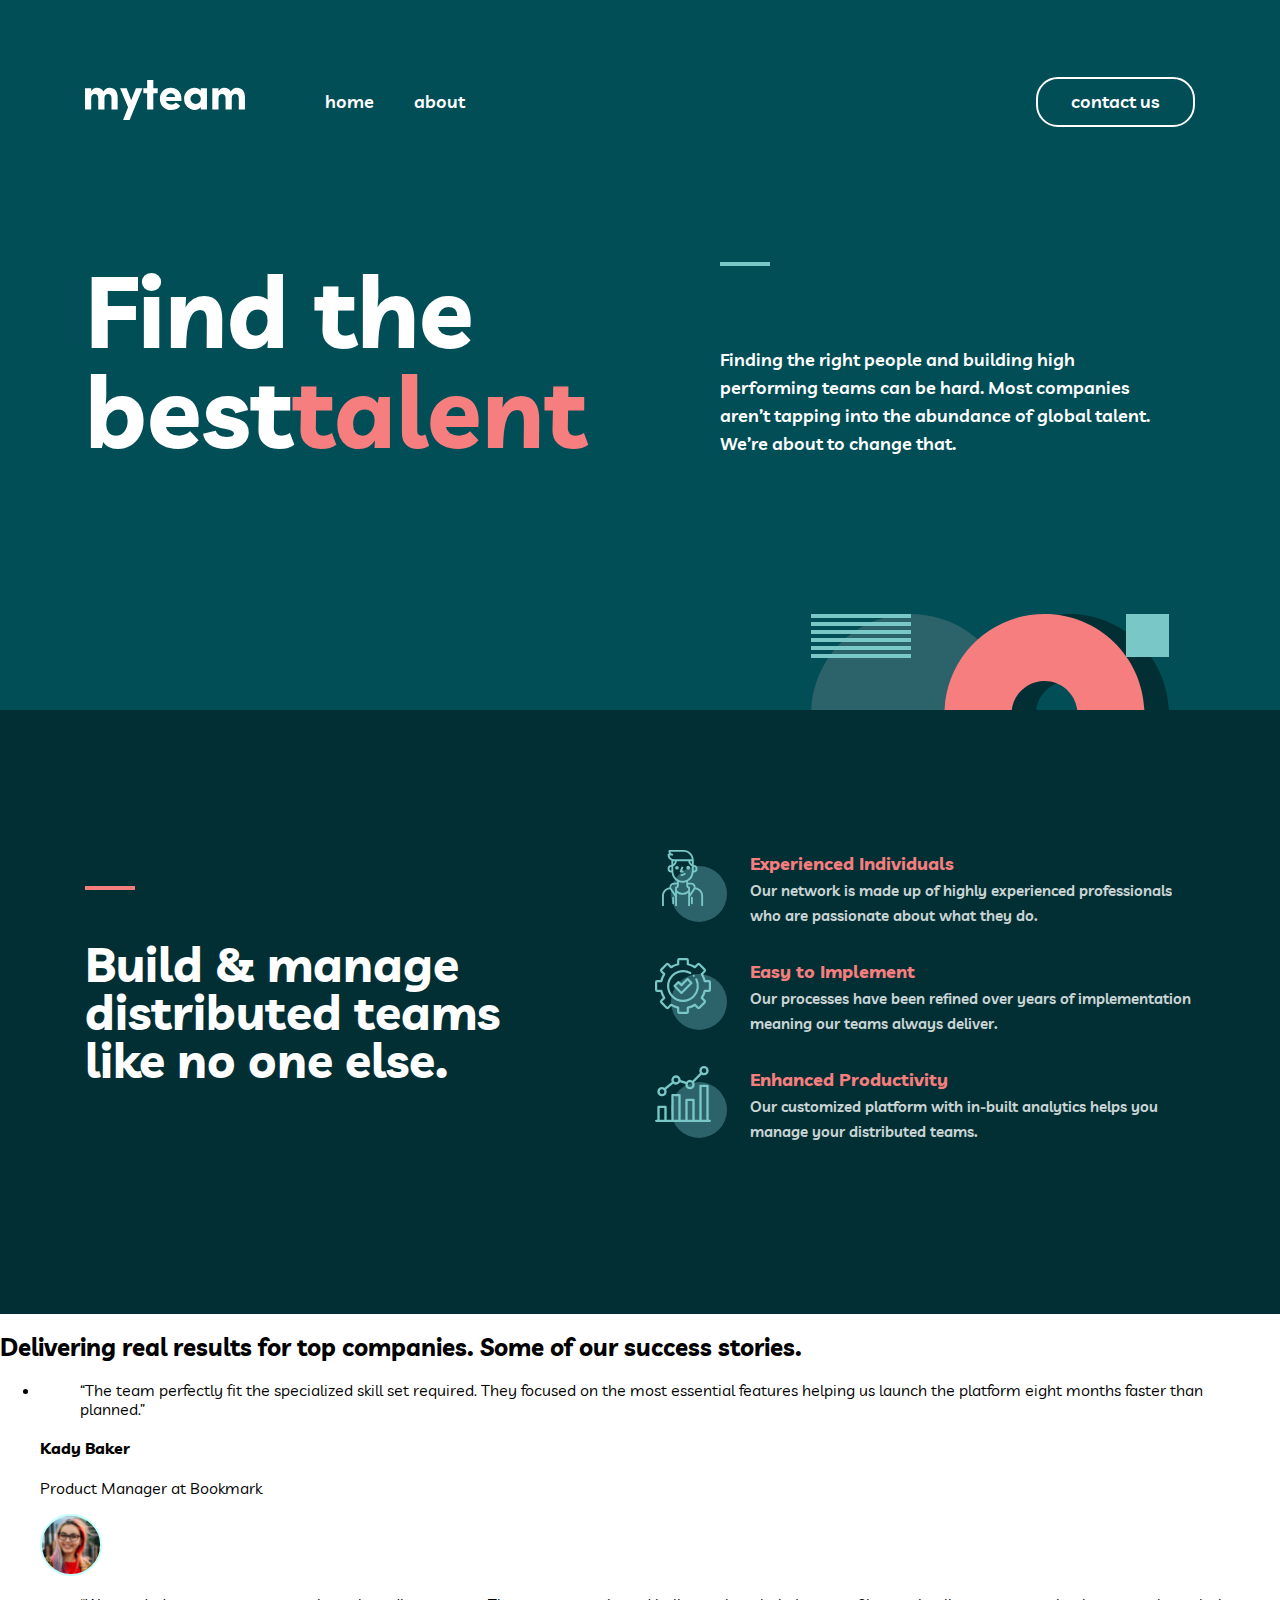
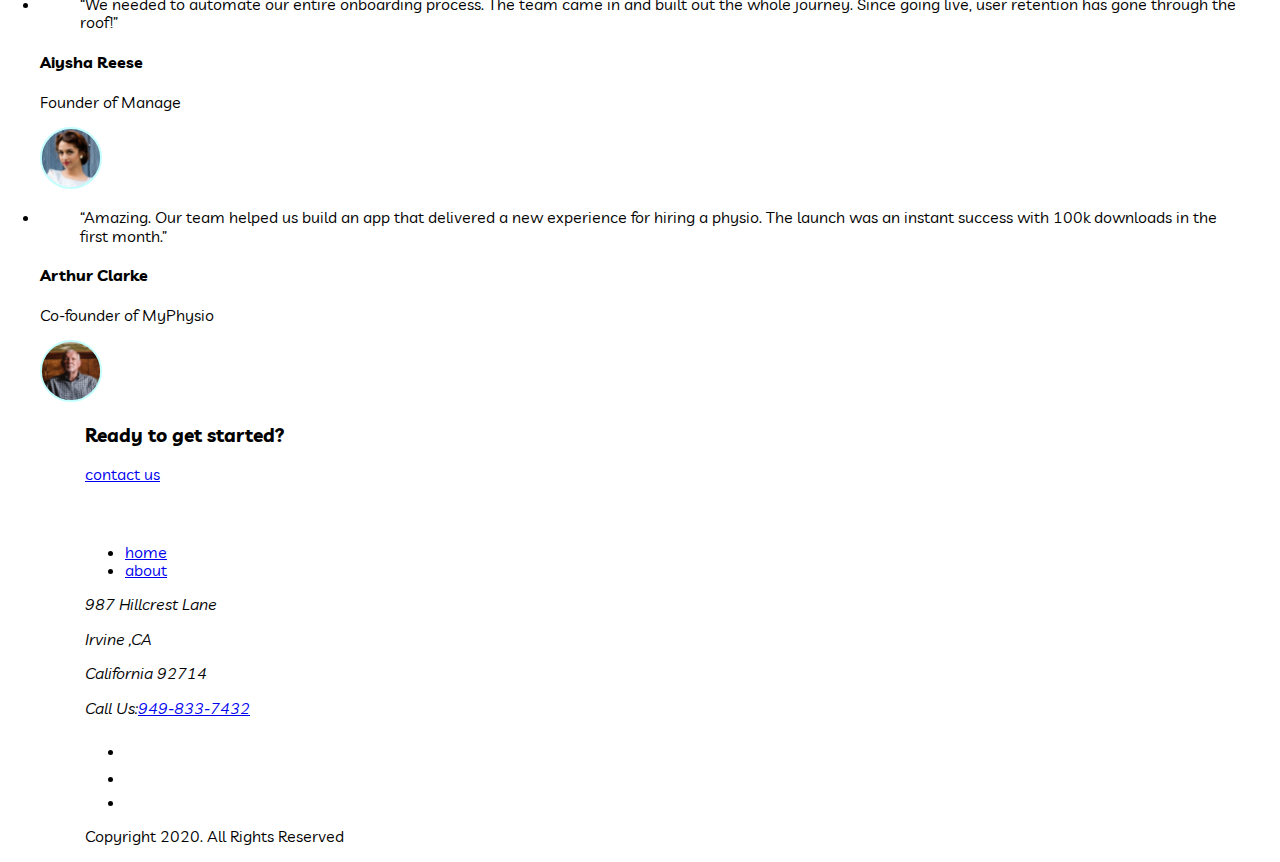
<file: index.html>
<!DOCTYPE html>
<html lang="en">
<head>
  <meta charset="UTF-8">
  <meta http-equiv="X-UA-Compatible" content="IE=edge">
  <meta name="viewport" content="width=device-width, initial-scale=1.0">
  <link rel="preconnect" href="https://fonts.gstatic.com">
  <link href="https://fonts.googleapis.com/css2?family=Livvic:wght@500;600;700&display=swap" rel="stylesheet">
  <link rel="stylesheet" href="css/normalize.css">
  <link rel="stylesheet" href="css/style.css">
  <title>Myteam</title>
</head>
<body>
  <header class="site-header">
    <div class="header-inner container">
      <nav class="site-nav">
        <a class="site-logo" href="index.html"><img src="img/logo-footer (1).svg" alt=""></a>
        <ul class="site-nav__list">
          <li class="site-nav__item">
            <a class="site-nav__link home" href="index.html">home</a>
          </li>
          <li class="site-nav__item">
            <a class="site-nav__link" href="about.html">about</a>
          </li>
        </ul>
        <a class="contact" href="#">contact us</a>
      </nav>
    </div>
  </header>
  <main class="site-main">
    <section class="site-hero">
      <div class="container">
        <div class="site-hero__content">
          <div class="site-hero--first__div">
            <h1 class="site-hero__title">Find the best<span class="site-hero__span">talent</span></h1>
          </div>
          <div class="site-hero--second__div">
            <p class="site-hero__text">Finding the right people and building high performing teams can be hard. Most companies aren’t tapping into the abundance of global talent. We’re about to change that.</p>
          </div>
        </div>
      </div>
    </section>

    <section class="site-feature">
      <div class="container">
        <div class="feature">
          <div class="feature-content">
            <h2 class="feature-title">Build & manage distributed teams like no one else.</h2>
          </div>
          <div class="desc">
            <ul class="feature__list">
              <li class="feature__item feature-expriend__item">
                <div>
                  <h4 class="feature-small__title">Experienced Individuals</h4>
                  <p class="feature-small__text">Our network is made up of highly experienced professionals who are passionate about what they do.</p>
                </div>
              </li>

              <li class="feature__item feature-easy__item">
                <div>
                  <h4 class="feature-small__title">Easy to Implement</h4>
                  <p class="feature-small__text">Our processes have been refined over years of implementation meaning our teams always deliver.</p>
                </div>
              </li>

              <li class="feature__item feature-enhancand__item">
                <div>
                  <h4 class="feature-small__title">Enhanced Productivity</h4>
                  <p class="feature-small__text">Our customized platform with in-built analytics helps you manage your distributed teams.</p>
                </div>
              </li>
            </ul>
          </div>
        </div>
      </div>
    </section>

    <section class="delivering-section">
      <div class="delivering-desc contaniner">
        <div class="deliver-title__span">
          <h2 class="delivering-desc__title">Delivering real results for top companies. Some of our <span class="delivering-desc__span">success stories.</span></h2>
        </div>
        <div>
          <ul class="delivering-section__list">
            <li class="delivering-section__item">
              <blockquote class="delivering-setion__block"> “The team perfectly fit the specialized skill set required. They focused on the most essential features helping us launch the platform eight months faster than planned.”</blockquote>
              <h4 class="delivering-section--small__title">Kady Baker</h4>
              <p class="delivering-section--small__text">Product Manager at Bookmark</p>
              <img class="list-img" src="img/glasses.svg" alt="" width="62" height="62">
            </li>

            <li class="delivering-section__item">
              <blockquote class="delivering-setion__block"> “We needed to automate our entire onboarding process. The team came in and built out the whole journey. Since going live, user retention has gone through the roof!”</blockquote>
              <h4 class="delivering-section--small__title">Aiysha Reese</h4>
              <p class="delivering-section--small__text">Founder of Manage</p>
              <img class="list-img" src="img/girl.svg" alt="" width="62" height="62">
            </li>

            <li class="delivering-section__item">
              <blockquote class="delivering-setion__block">“Amazing. Our team helped us build an app that delivered a new experience for hiring a physio. The launch was an instant success with 100k downloads in the first month.”</blockquote>
              <h4 class="delivering-section--small__title">Arthur Clarke</h4>
              <p class="delivering-section--small__text">Co-founder of MyPhysio</p>
              <img class="list-img" src="img/ded.svg" alt="" width="62" height="62">
            </li>
          </ul>
        </div>
      </div>
    </section>

    <section class="readyto-section">
      <div class="container">
        <div class="readyto-section__content">
          <h3 class="readyto-section__title">Ready to get started?</h3>
          <a class="readyto-section__link" href="#">contact us</a>
        </div>
      </div>
    </section>
  </main>
  <footer class="side__footer">
    <div class="container footer__container">
      <div class="footer__nav">
        <div class="logo">
          <a class="logo__link" href="#"><img class="logo__img" src="img/logo-footer (1).svg" alt="logo img" width="160" height="40"></a>
        </div>
        <ul class="footer__nav-list">
          <li class="footer__nav-item"><a class="footer__nav-link" href="#" >home</a></li>
          <li class="footer__nav-item"><a class="footer__nav-link" href="#" >about</a></li>
        </ul>
      </div>
      <address class="footer__midle">
        <p class="footer__midle-text">987 Hillcrest Lane</p>
        <p class="footer__midle-text">Irvine ,CA</p>
        <p class="footer__midle-text">California 92714</p>
        <p class="footer__midle-text">Call Us:<a class="footer__midle-link" href="tel:9498337432">949-833-7432</a></p>
      </address>
      <div class="another__aplication">
        <ul class="footer__icon-list">
          <li class="footer__icon-item"><a class="footer__icon-link" href="#" ><svg class="footer__icon-img" width="24" height="24" fill="none" xmlns="http://www.w3.org/2000/svg"><path d="M22.675 0H1.325C.593 0 0 .593 0 1.325v21.351C0 23.407.593 24 1.325 24H12.82v-9.294H9.692v-3.622h3.128V8.413c0-3.1 1.893-4.788 4.659-4.788 1.325 0 2.463.099 2.795.143v3.24l-1.918.001c-1.504 0-1.795.715-1.795 1.763v2.313h3.587l-.467 3.622h-3.12V24h6.116c.73 0 1.323-.593 1.323-1.325V1.325C24 .593 23.407 0 22.675 0z"/></svg></a>
          </li>
          <li class="footer__icon-item"><a class="footer__icon-link" href="#" ><svg class="footer__icon-img" width="24" height="24" fill="none" xmlns="http://www.w3.org/2000/svg"><path d="M12 0C5.373 0 0 5.372 0 12c0 5.084 3.163 9.426 7.627 11.174-.105-.949-.2-2.405.042-3.441.218-.937 1.407-5.965 1.407-5.965s-.359-.719-.359-1.782c0-1.668.967-2.914 2.171-2.914 1.023 0 1.518.769 1.518 1.69 0 1.029-.655 2.568-.994 3.995-.283 1.194.599 2.169 1.777 2.169 2.133 0 3.772-2.249 3.772-5.495 0-2.873-2.064-4.882-5.012-4.882-3.414 0-5.418 2.561-5.418 5.207 0 1.031.397 2.138.893 2.738a.36.36 0 01.083.345l-.333 1.36c-.053.22-.174.267-.402.161-1.499-.698-2.436-2.889-2.436-4.649 0-3.785 2.75-7.262 7.929-7.262 4.163 0 7.398 2.967 7.398 6.931 0 4.136-2.607 7.464-6.227 7.464-1.216 0-2.359-.631-2.75-1.378l-.748 2.853c-.271 1.043-1.002 2.35-1.492 3.146C9.57 23.812 10.763 24 12 24c6.627 0 12-5.373 12-12 0-6.628-5.373-12-12-12z"/></svg></a>
          </li>
          <li class="footer__icon-item"><a class="footer__icon-link" href="#" ><svg class="footer__icon-img" width="24" height="20" fill="none" xmlns="http://www.w3.org/2000/svg"><path d="M24 2.557a9.83 9.83 0 01-2.828.775A4.932 4.932 0 0023.337.608a9.864 9.864 0 01-3.127 1.195A4.916 4.916 0 0016.616.248c-3.179 0-5.515 2.966-4.797 6.045A13.978 13.978 0 011.671 1.149a4.93 4.93 0 001.523 6.574 4.903 4.903 0 01-2.229-.616c-.054 2.281 1.581 4.415 3.949 4.89a4.935 4.935 0 01-2.224.084 4.928 4.928 0 004.6 3.419A9.9 9.9 0 010 17.54a13.94 13.94 0 007.548 2.212c9.142 0 14.307-7.721 13.995-14.646A10.025 10.025 0 0024 2.557z"/></svg></a>
          </li>
        </ul>
        <p class="another__text">Copyright 2020. All Rights Reserved</p>
      </div>
    </div>
  </footer>


</body>
</html>
</file>
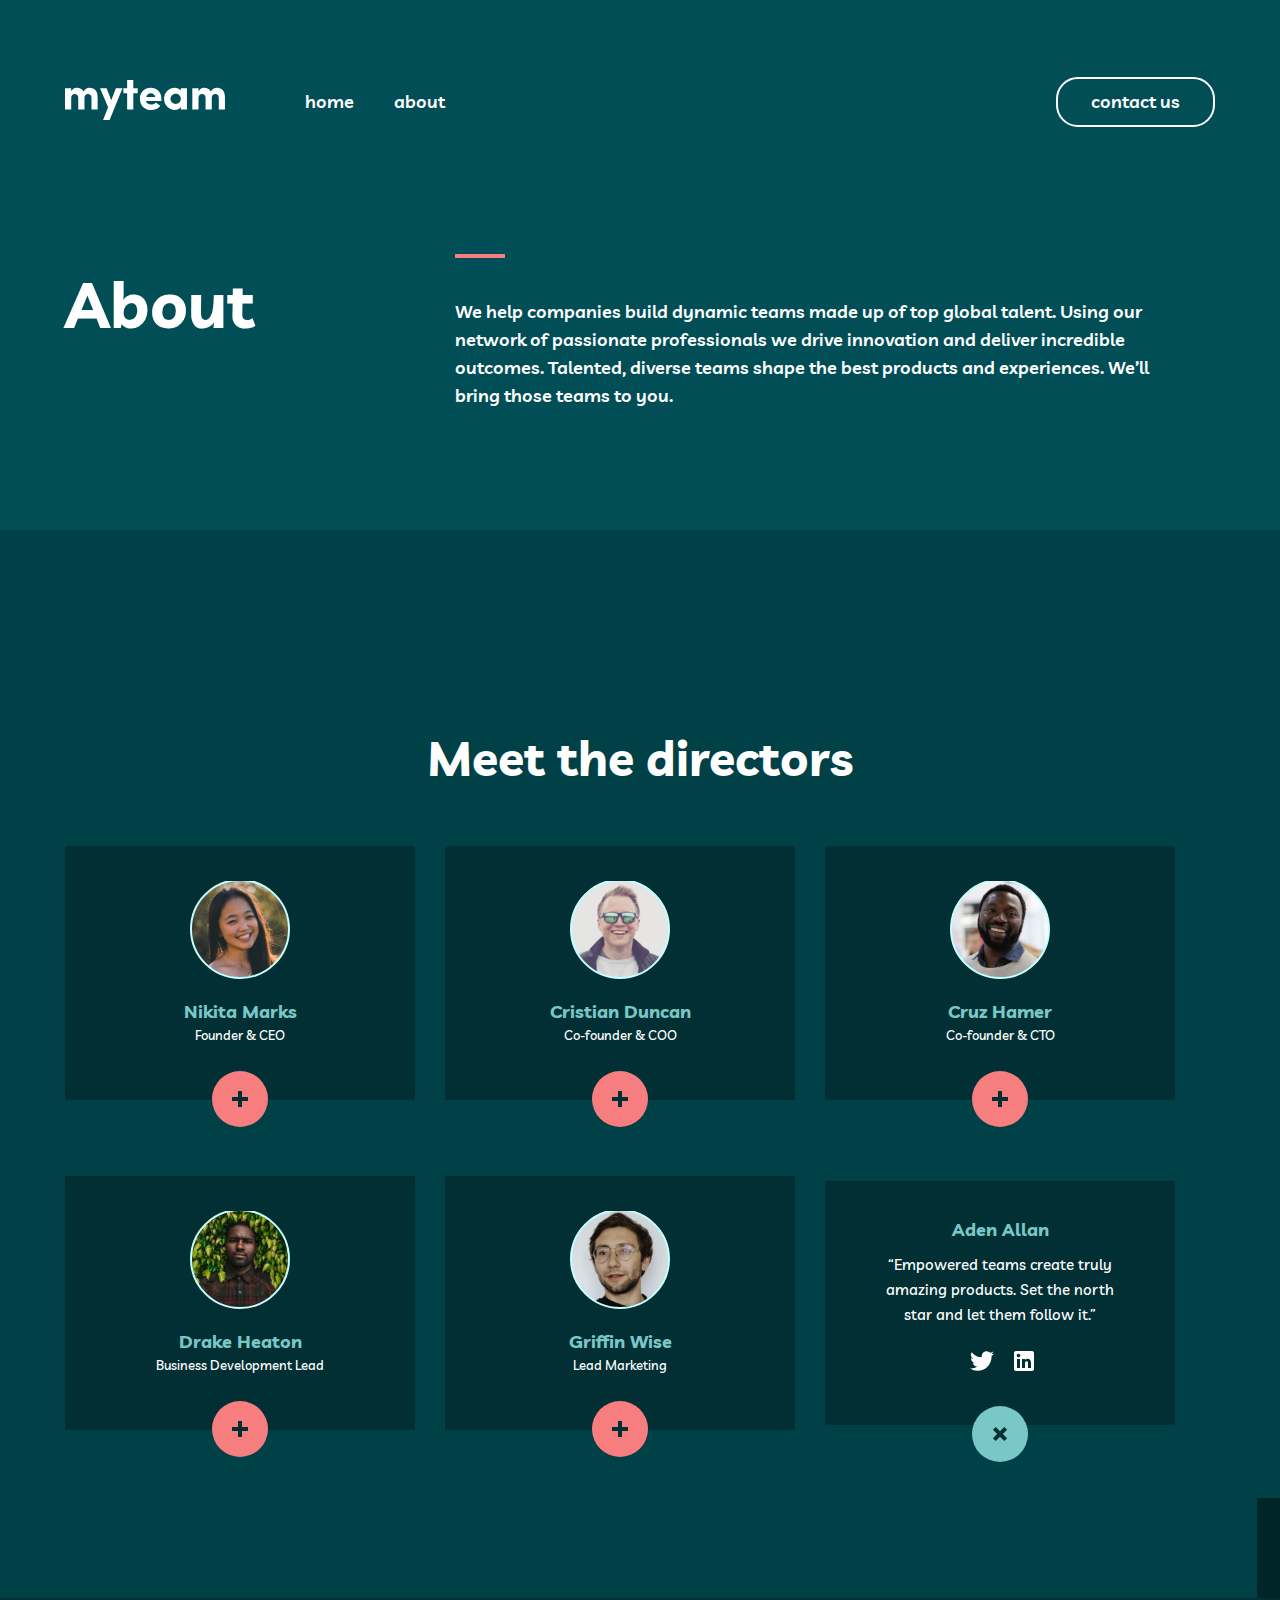
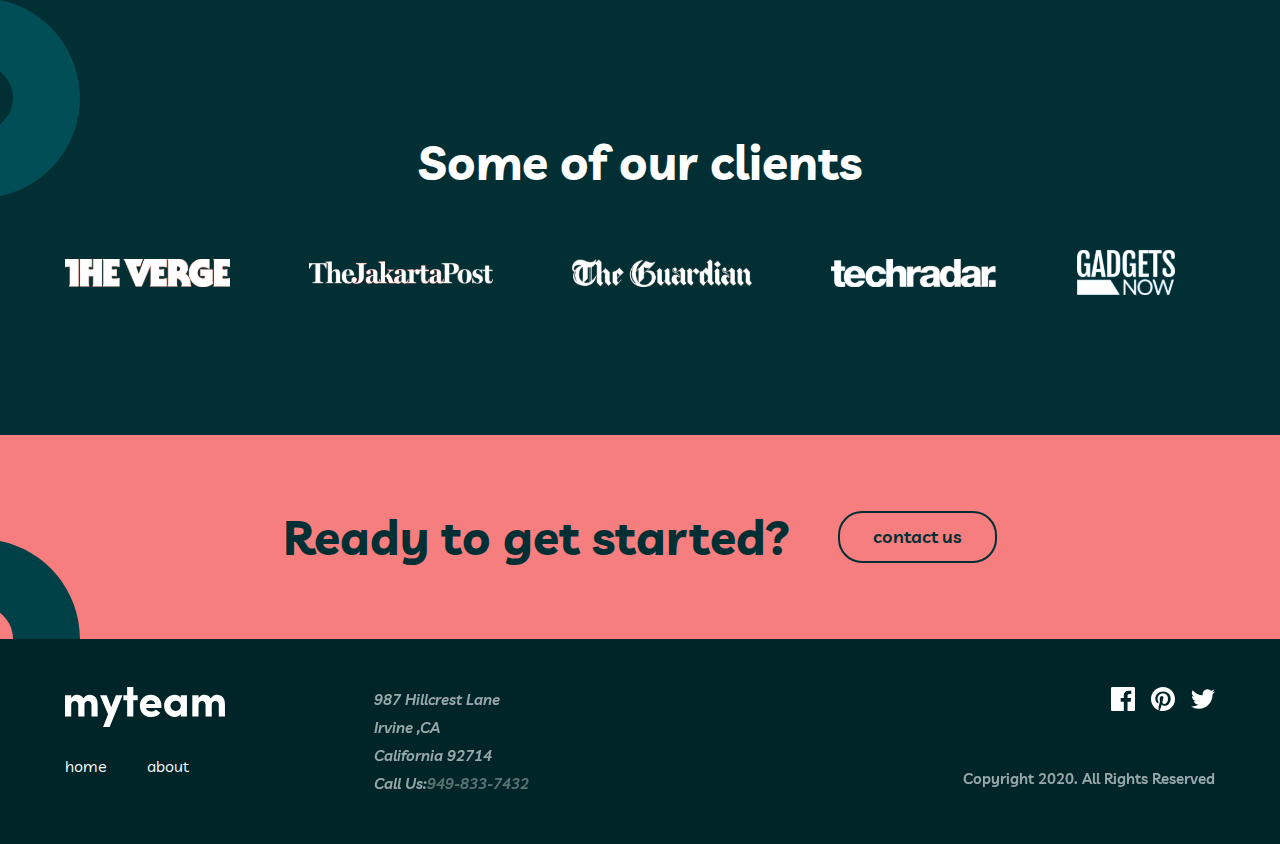
<file: about.html>
<!DOCTYPE html>
<html lang="en">
<head>
  <meta charset="UTF-8">
  <meta http-equiv="X-UA-Compatible" content="IE=edge">
  <meta name="viewport" content="width=device-width, initial-scale=1.0">
  <link rel="preconnect" href="https://fonts.gstatic.com">
  <link href="https://fonts.googleapis.com/css2?family=Livvic:wght@500;600;700&display=swap" rel="stylesheet">
  <link rel="stylesheet" href="css/about.css">
  <title>Document</title>
</head>
<body>
  <header class="site-header" id="about.html">
    <div class="header-inner container">
      <nav class="site-nav">
        <a href="index.html"><img src="img/logo-footer (1).svg" alt=""></a>
        <ul class="site-nav__list">
          <li class="site-nav__item">
            <a class="site-nav__link home" href="#">home</a>
          </li>
          <li class="site-nav__item">
            <a class="site-nav__link" href="#">about</a>
          </li>
        </ul>
        <a class="contact" href="#">contact us</a>
      </nav>
    </div>
  </header>
  <main class="about-main">
    <section class="about-hero">
      <div class="container">
        <div class="about-hero__content">
          <div class="title-content">
            <h1 class="about-hero__title">About</h1>
          </div>
          <div class="text-content">
            <p class="about-hero__text">We help companies build dynamic teams made up of top global talent. Using our network of passionate professionals we drive innovation and deliver incredible outcomes. Talented, diverse teams shape the best products and experiences. We’ll bring those teams to you.</p>
          </div>
        </div>
      </div>
    </section>

    <section class="meet__section">
      <div class="container">
        <h2 class="meet__heading">Meet the directors</h2>
        <ul class="meet__list">
          <li class="meet__item meet">
            <h3 class="meet__heading-h3 people1">Nikita Marks</h3>
            <p class="meet__text">Founder & CEO</p>
            <button class="meet__target-link target__plus" type="button"></button>
          </li>

          <li class="meet__item meet">
            <h3 class="meet__heading-h3 people2">Cristian Duncan</h3>
            <p class="meet__text">Co-founder & COO</p>
            <button class="meet__target-link target__plus" type="button"></button>
          </li>

          <li class="meet__item meet">
            <h3 class="meet__heading-h3 people3">Cruz Hamer</h3>
            <p class="meet__text">Co-founder & CTO</p>
            <button class="meet__target-link target__plus" type="button"></button>
          </li>

          <li class="meet__item meet">
            <h3 class="meet__heading-h3 people4">Drake Heaton</h3>
            <p class="meet__text">Business Development Lead</p>
            <button class="meet__target-link target__plus" type="button"></button>
          </li>

          <li class="meet__item meet">
            <h3 class="meet__heading-h3 people5">Griffin Wise</h3>
            <p class="meet__text">Lead Marketing</p>
            <button class="meet__target-link target__plus" type="button"></button>
          </li>

          <li class="meet__item meet__asist">
            <h3 class="meet__heading-h3-asist meet__asist-h3">Aden Allan</h3>
            <p class="meet__text--x">“Empowered teams create truly amazing products. Set the north star and let them follow it.”</p>
            <div class="link">
              <a href="index.html" target="_blank" class="meet__icon-link"><svg class="meet__icon-img" width="24" height="20" fill="none" xmlns="http://www.w3.org/2000/svg"><path d="M24 2.557a9.83 9.83 0 01-2.828.775A4.932 4.932 0 0023.337.608a9.864 9.864 0 01-3.127 1.195A4.916 4.916 0 0016.616.248c-3.179 0-5.515 2.966-4.797 6.045A13.978 13.978 0 011.671 1.149a4.93 4.93 0 001.523 6.574 4.903 4.903 0 01-2.229-.616c-.054 2.281 1.581 4.415 3.949 4.89a4.935 4.935 0 01-2.224.084 4.928 4.928 0 004.6 3.419A9.9 9.9 0 010 17.54a13.94 13.94 0 007.548 2.212c9.142 0 14.307-7.721 13.995-14.646A10.025 10.025 0 0024 2.557z"/></svg></a>
              <a href="index.html" target="_blank" class="meet__icon-link"><svg class="meet__icon-img" width="20" height="20" fill="none" xmlns="http://www.w3.org/2000/svg"><path fill-rule="evenodd" clip-rule="evenodd" d="M2 0h16c1.1 0 2 .9 2 2v16c0 1.1-.9 2-2 2H2c-1.1 0-2-.9-2-2V2C0 .9.9 0 2 0zm4 17V8H3v9h3zM4.5 6.3c-1 0-1.8-.8-1.8-1.8s.8-1.8 1.8-1.8 1.8.8 1.8 1.8-.8 1.8-1.8 1.8zM14 17h3v-5.7c0-1.9-1.6-3.5-3.5-3.5-.9 0-2 .6-2.5 1.4V8H8v9h3v-5.3c0-.8.7-1.5 1.5-1.5s1.5.7 1.5 1.5V17z"/></svg></a>
            </div>
            <button class="meet__target-link target__x" type="button"></button>

          </li>
        </ul>
      </div>
    </section>

    <section class="clients__section">
      <div class="container">
        <h2 class="clients__heading">Some of our clients</h2>
        <ul class="clients__list">
          <li class="clients__item"><img class="client__img" src="img/Object.1.svg" alt="clients" ></li>
          <li class="clients__item"><img class="client__img" src="img/jakarta.2.svg" alt="clients" ></li>
          <li class="clients__item"><img class="client__img" src="img/Object.1-2.svg" alt="clients" ></li>
          <li class="clients__item"><img class="client__img" src="img/Object.1-2-3.svg" alt="clients" ></li>
          <li class="clients__item"><img class="client__img" src="img/gadgets.1.svg" alt="clients" ></li>
        </ul>
      </div>
    </section>

    <section class="readyto-section">
      <div class="container">
        <div class="readyto-section__content">
          <h3 class="readyto-section__title">Ready to get started?</h3>
          <a class="readyto-section__link" href="#">contact us</a>
        </div>
      </div>
    </section>
  </main>
  <footer class="side__footer">
    <div class="container footer__container">
      <div class="footer__nav">
        <div class="logo">
          <a class="logo__link" href="#"><img class="logo__img" src="img/logo-footer (1).svg" alt="logo img" width="160" height="40"></a>
        </div>
        <ul class="footer__nav-list">
          <li class="footer__nav-item"><a class="footer__nav-link" href="#" >home</a></li>
          <li class="footer__nav-item"><a class="footer__nav-link" href="#" >about</a></li>
        </ul>
      </div>
      <address class="footer__midle">
        <p class="footer__midle-text">987 Hillcrest Lane</p>
        <p class="footer__midle-text">Irvine ,CA</p>
        <p class="footer__midle-text">California 92714</p>
        <p class="footer__midle-text">Call Us:<a class="footer__midle-link" href="tel:9498337432">949-833-7432</a></p>
      </address>
      <div class="another__aplication">
        <ul class="footer__icon-list">
          <li class="footer__icon-item"><a class="footer__icon-link" href="#" ><svg class="footer__icon-img" width="24" height="24" fill="none" xmlns="http://www.w3.org/2000/svg"><path d="M22.675 0H1.325C.593 0 0 .593 0 1.325v21.351C0 23.407.593 24 1.325 24H12.82v-9.294H9.692v-3.622h3.128V8.413c0-3.1 1.893-4.788 4.659-4.788 1.325 0 2.463.099 2.795.143v3.24l-1.918.001c-1.504 0-1.795.715-1.795 1.763v2.313h3.587l-.467 3.622h-3.12V24h6.116c.73 0 1.323-.593 1.323-1.325V1.325C24 .593 23.407 0 22.675 0z"/></svg></a>
          </li>
          <li class="footer__icon-item"><a class="footer__icon-link" href="#" ><svg class="footer__icon-img" width="24" height="24" fill="none" xmlns="http://www.w3.org/2000/svg"><path d="M12 0C5.373 0 0 5.372 0 12c0 5.084 3.163 9.426 7.627 11.174-.105-.949-.2-2.405.042-3.441.218-.937 1.407-5.965 1.407-5.965s-.359-.719-.359-1.782c0-1.668.967-2.914 2.171-2.914 1.023 0 1.518.769 1.518 1.69 0 1.029-.655 2.568-.994 3.995-.283 1.194.599 2.169 1.777 2.169 2.133 0 3.772-2.249 3.772-5.495 0-2.873-2.064-4.882-5.012-4.882-3.414 0-5.418 2.561-5.418 5.207 0 1.031.397 2.138.893 2.738a.36.36 0 01.083.345l-.333 1.36c-.053.22-.174.267-.402.161-1.499-.698-2.436-2.889-2.436-4.649 0-3.785 2.75-7.262 7.929-7.262 4.163 0 7.398 2.967 7.398 6.931 0 4.136-2.607 7.464-6.227 7.464-1.216 0-2.359-.631-2.75-1.378l-.748 2.853c-.271 1.043-1.002 2.35-1.492 3.146C9.57 23.812 10.763 24 12 24c6.627 0 12-5.373 12-12 0-6.628-5.373-12-12-12z"/></svg></a>
          </li>
          <li class="footer__icon-item"><a class="footer__icon-link" href="#" ><svg class="footer__icon-img" width="24" height="20" fill="none" xmlns="http://www.w3.org/2000/svg"><path d="M24 2.557a9.83 9.83 0 01-2.828.775A4.932 4.932 0 0023.337.608a9.864 9.864 0 01-3.127 1.195A4.916 4.916 0 0016.616.248c-3.179 0-5.515 2.966-4.797 6.045A13.978 13.978 0 011.671 1.149a4.93 4.93 0 001.523 6.574 4.903 4.903 0 01-2.229-.616c-.054 2.281 1.581 4.415 3.949 4.89a4.935 4.935 0 01-2.224.084 4.928 4.928 0 004.6 3.419A9.9 9.9 0 010 17.54a13.94 13.94 0 007.548 2.212c9.142 0 14.307-7.721 13.995-14.646A10.025 10.025 0 0024 2.557z"/></svg></a>
          </li>
        </ul>
        <p class="another__text">Copyright 2020. All Rights Reserved</p>
      </div>
    </div>
  </footer>

</body>
</html>
</file>
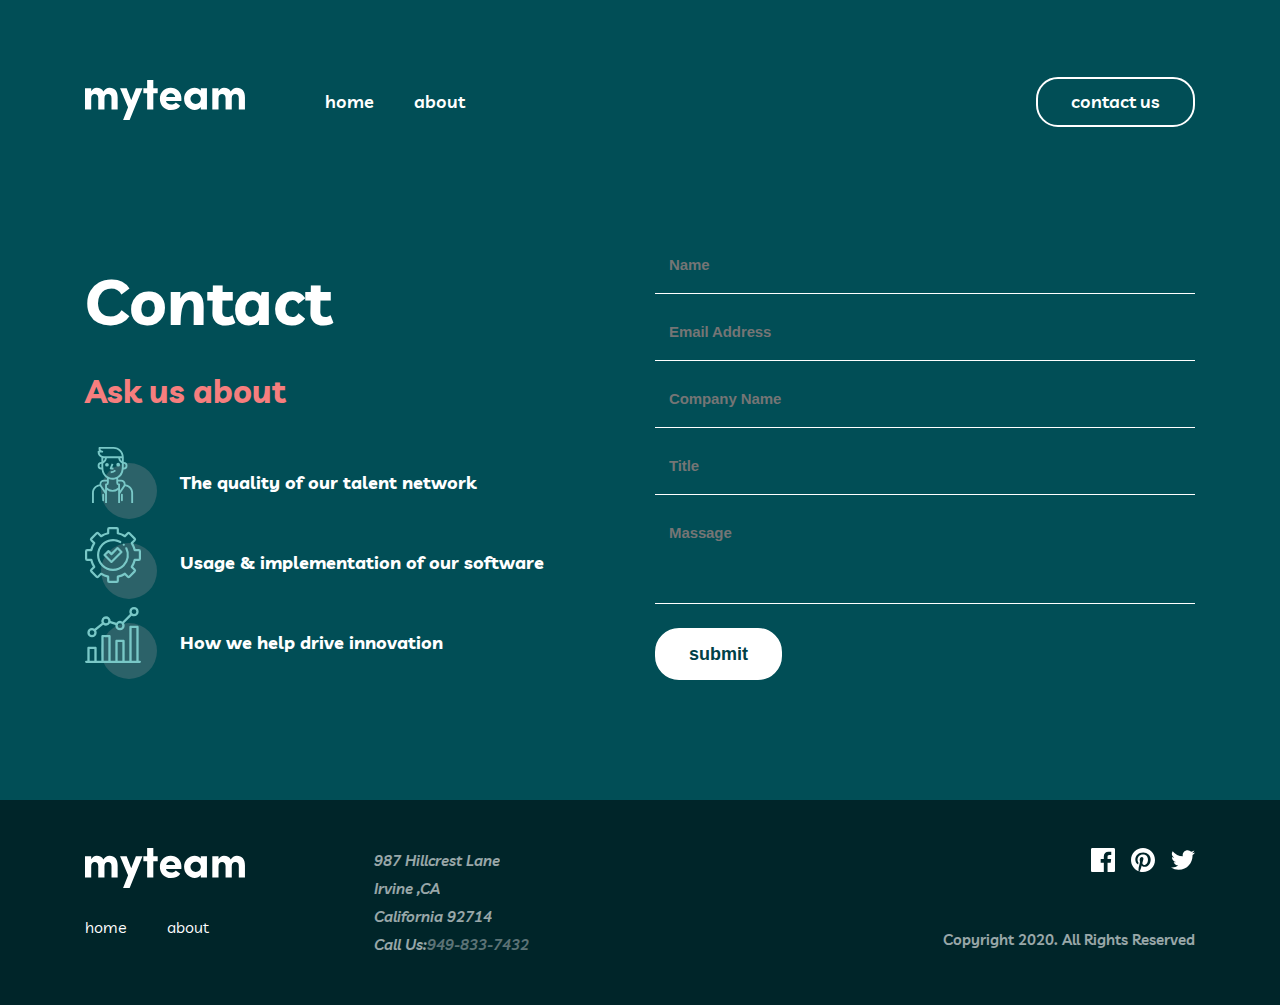
<file: contact.html>
<!DOCTYPE html>
<html lang="en">
<head>
  <meta charset="UTF-8">
  <meta http-equiv="X-UA-Compatible" content="IE=edge">
  <meta name="viewport" content="width=device-width, initial-scale=1.0">
  <link rel="preconnect" href="https://fonts.gstatic.com">
  <link href="https://fonts.googleapis.com/css2?family=Livvic:wght@500;600;700&display=swap" rel="stylesheet">
  <link rel="stylesheet" href="css/contact.css">
  <title>Myteam</title>
</head>
<body>
  <header class="site-header" id="contact.html">
    <div class="header-inner container">
      <nav class="site-nav">
        <a class="site-logo" href="index.html"><img src="img/logo-footer (1).svg" alt=""></a>
        <ul class="site-nav__list">
          <li class="site-nav__item">
            <a class="site-nav__link home" href="index.html">home</a>
          </li>
          <li class="site-nav__item">
            <a class="site-nav__link" href="about.html">about</a>
          </li>
        </ul>
        <a class="contact" href="contact.html">contact us</a>
      </nav>
    </div>
  </header>

  <main class="side__main">
    <section class="contacts__section">
      <div class="container contacts__container">
        <div class="contacts__left-box">
          <h2 class="contacts__heading">Contact</h2>
          <h3 class="contacts__heading-h3">Ask us about</h3>
          <ul class="contacts__list">
            <li class="contacts__item contacts__bgimg man">
              <p class="contacts__text">The quality of our talent network</p>
            </li>
            <li class="contacts__item contacts__bgimg settings">
              <p class="contacts__text">Usage & implementation of our software</p>
            </li>
            <li class="contacts__item contacts__bgimg diagnost">
              <p class="contacts__text">How we help drive innovation</p>
            </li>
          </ul>
        </div>
        <form class="contacts__form" action="https://echo.htmlacademy.ru" method="POST">
          <div class="input__group">
            <input class="field name-field" type="text" name="name"  minlength="2" placeholder="Name" aria-label="input name" required>
            <p class="incorrect">This field is required</p>
          </div>

          <div class="input__group">
            <input class="field" type="email" name="name"  placeholder="Email Address" aria-label="input email address" required>
            <p class="incorrect">This field is required</p>
          </div>

          <div class="input__group">
            <input class="field" type="text" name="name" minlength="2" placeholder="Company Name" aria-label="input company name" required>
            <p class="incorrect">This field is required</p>
          </div>

          <div class="input__group">
            <input class="field" type="text" name="name" minlength="2" placeholder="Title" aria-label="input title" required>
            <p class="incorrect">This field is required</p>
          </div>

          <div class="input__group">
            <input class="field" type="text" name="name" placeholder="Massage" aria-label="input massage" required>
          </div>

          <button class="contacta__button" type="submit">submit</button>
        </form>
      </div>
    </section>
  </main>

  <footer class="side__footer">
    <div class="container footer__container">
      <div class="footer__nav">
        <div class="logo">
          <a class="logo__link" href="#"><img class="logo__img" src="img/logo-footer (1).svg" alt="logo img" width="160" height="40"></a>
        </div>
        <ul class="footer__nav-list">
          <li class="footer__nav-item"><a class="footer__nav-link" href="index.html" >home</a></li>
          <li class="footer__nav-item"><a class="footer__nav-link" href="about.html" >about</a></li>
        </ul>
      </div>
      <address class="footer__midle">
        <p class="footer__midle-text">987 Hillcrest Lane</p>
        <p class="footer__midle-text">Irvine ,CA</p>
        <p class="footer__midle-text">California 92714</p>
        <p class="footer__midle-text">Call Us:<a class="footer__midle-link" href="tel:9498337432">949-833-7432</a></p>
      </address>
      <div class="another__aplication">
        <ul class="footer__icon-list">
          <li class="footer__icon-item"><a class="footer__icon-link" href="https://www.facebook.com/" target="_blank" ><svg class="footer__icon-img" width="24" height="24" fill="none" xmlns="http://www.w3.org/2000/svg"><path d="M22.675 0H1.325C.593 0 0 .593 0 1.325v21.351C0 23.407.593 24 1.325 24H12.82v-9.294H9.692v-3.622h3.128V8.413c0-3.1 1.893-4.788 4.659-4.788 1.325 0 2.463.099 2.795.143v3.24l-1.918.001c-1.504 0-1.795.715-1.795 1.763v2.313h3.587l-.467 3.622h-3.12V24h6.116c.73 0 1.323-.593 1.323-1.325V1.325C24 .593 23.407 0 22.675 0z"/></svg></a>
          </li>
          <li class="footer__icon-item"><a class="footer__icon-link" href="https://www.pinterest.com/" target="_blank" ><svg class="footer__icon-img" width="24" height="24" fill="none" xmlns="http://www.w3.org/2000/svg"><path d="M12 0C5.373 0 0 5.372 0 12c0 5.084 3.163 9.426 7.627 11.174-.105-.949-.2-2.405.042-3.441.2218-.937 1.407-5.965 1.407-5.965s-.359-.719-.359-1.782c0-1.668.967-2.914 2.171-2.914 1.023 0 1.518.769 1.518 1.69 0 1.029-.655 2.568-.994 3.995-.283 1.194.599 2.169 1.777 2.169 2.133 0 3.772-2.249 3.772-5.495 0-2.873-2.064-4.882-5.012-4.882-3.414 0-5.418 2.561-5.418 5.207 0 1.031.397 2.138.893 2.738a.36.36 0 01.083.345l-.333 1.36c-.053.22-.174.267-.402.161-1.499-.698-2.436-2.889-2.436-4.649 0-3.785 2.75-7.262 7.929-7.262 4.163 0 7.398 2.967 7.398 6.931 0 4.136-2.607 7.464-6.227 7.464-1.216 0-2.359-.631-2.75-1.378l-.748 2.853c-.271 1.043-1.002 2.35-1.492 3.146C9.57 23.812 10.763 24 12 24c6.627 0 12-5.373 12-12 0-6.628-5.373-12-12-12z"/></svg></a>
          </li>
          <li class="footer__icon-item"><a class="footer__icon-link" href="https://twitter.com/" target="_blank" ><svg class="footer__icon-img" width="24" height="20" fill="none" xmlns="http://www.w3.org/2000/svg"><path d="M24 2.557a9.83 9.83 0 01-2.828.775A4.932 4.932 0 0023.337.608a9.864 9.864 0 01-3.127 1.195A4.916 4.916 0 0016.616.248c-3.179 0-5.515 2.966-4.797 6.045A13.978 13.978 0 011.671 1.149a4.93 4.93 0 001.523 6.574 4.903 4.903 0 01-2.229-.616c-.054 2.281 1.581 4.415 3.949 4.89a4.935 4.935 0 01-2.224.084 4.928 4.928 0 004.6 3.419A9.9 9.9 0 010 17.54a13.94 13.94 0 007.548 2.212c9.142 0 14.307-7.721 13.995-14.646A10.025 10.025 0 0024 2.557z"/></svg></a>
          </li>
        </ul>
        <p class="another__text">Copyright 2020. All Rights Reserved</p>
      </div>
    </div>
  </footer>

</body>
</html>
</file>
<file: css/style.css>
html {
  box-sizing: border-box;
  height: 100%;
  scroll-behavior: smooth;
}

*,
*::before,
*::after{
  box-sizing: inherit;
}

img{
  max-width: 100%;
  height: 100%;
}

body {
  display: flex;
  flex-direction: column;
  height: 100%;
  padding: 0;
  margin: 0;
  font-family: "Livvic", "New Times Roman", serif;
  background-color: #fff;
}

.visually-hidden {
  position: absolute;
  width: 1px;
  height: 1px;
  margin: -1px;
  border: 0;
  padding: 0;
  clip: rect(0 0 0 0);
  overflow: hidden;
}

.container {
  max-width: 1150px;
  padding-left: 20px;
  padding-right: 20px;
  margin-left: auto;
  margin-right: auto;
}

.site-header {
  padding-top: 77px;
  padding-bottom: 77px;
  background-color: #014E56;
}

.site-nav {
  display: flex;
  justify-content: space-around;
  align-items: center;
}

.site-nav__list {
  display: flex ;
  list-style: none;
  padding: 0;
  margin: 0;
}

.site-nav__item {

}



.site-nav__link {
  font-style: normal;
  font-weight: 600;
  font-size: 18px;
  line-height: 28px;
  color: #FFFFFF;
  text-decoration: none;
  margin-left: 40px;

}

.home {
  margin-left: 80px;
}

.site-nav__link:hover {
  color: #F67E7E;
  transition: color 0.4s ease;
}

.contact {
  padding: 9px 33px;
  font-style: normal;
  font-weight: 600;
  font-size: 18px;
  line-height: 28px;
  color: #FFFFFF;
  text-decoration: none;
  margin-left: auto;
  border: 2px solid #FFFFFF;
  border-radius: 22px;
}

.contact:hover {
  background-color
  : #FFFFFF;
  color: #002529;
  transition: 0.4s ease;
}

.site-hero {
  background-color: #014E56;
}

.site-hero {
  background-image: url("../img/hero-left-bgimg.svg"), url("../img/hero-bottom-bgimg.svg");
  background-repeat: no-repeat;
  background-position: calc(50% + -767px) 55px, calc(50% + 350px) 410px;
}

.site-hero__content {
  width: 1110px;
  padding-top: 56px;
  padding-bottom: 250px;
  display: flex;
  align-items: center;
  margin-right: 30px;
}

.site-hero--first__div {
  width: 635px;
}

.site-hero--second__div {
  width: 445px;
}

.site-hero__title {
  padding: 0;
  margin: 0;
  font-style: normal;
  font-weight: bold;
  font-size: 100px;
  line-height: 100px;
  color: #FFFFFF;

}

.site-hero__span {
  color: #F67E7E;
}

.site-hero__text {
  margin: 0;
  padding: 0;
  font-style: normal;
  font-weight: 600;
  font-size: 18px;
  line-height: 28px;
  color: #FFFFFF;
}

.site-hero__text::before {
  width: 50px;
  height: 4px;
  display: block;
  content: "";
  background-color: #79C8C7;
  margin-bottom: 80px;
}

.site-feature {
  background-image: url("../img/green-oval.svg");
  background-repeat: no-repeat;
  background-position: calc(50% + 760px) 360px;
}



.site-feature {
  background-color: #012F34;
  padding-top: 140px;
  padding-bottom: 140px;
}

.feature {
  display: flex;
  align-items: center;
  justify-content: space-between;
}

.feature-content {
  width: 445px;
}

.feature-title {
  position: relative;
  margin: 0;
  font-style: normal;
  font-weight: bold;
  font-size: 48px;
  line-height: 48px;
  color: #FFFFFF;
}

.feature-title::before {
  position: absolute;
  left: 0;
  top: -54px;
  width: 50px;
  height: 4px;
  content: "";
  display: block;
  background-color: #F67E7E;
  margin-bottom: 54px;
}

.desc {
  width: 540px;
}

.feature__list {
  list-style: none;
  margin: 0;
  padding: 0;
}

.feature-small__title {
  padding: 0;
  margin: 0;
  font-style: normal;
  font-weight: bold;
  font-size: 18px;
  line-height: 28px;
  color: #F67E7E;

}

.feature-small__text {
  margin: 0;
  padding: 0;
  font-style: normal;

  font-weight: 600;
  font-size: 15px;
  line-height: 25px;
  color: #FFFFFF;
  opacity: 0.8;
}

.feature-expriend__item {
  display: flex;
}

.feature-easy__item {
  display: flex;
}

.feature-enhancand__item {
  display: flex;
}

.feature__item {
  margin-bottom: 30px;
}

.feature__item::before{
  display: block;
  width: 72px;
  margin-right: 23px;
  height: 72px;
  display: block;
  content: "";
  background-repeat: no-repeat;
}

.feature-expriend__item::before {
  background-image: url("../img/boy.svg");
}

.feature-expriend__item div {
  width: 445px;
}

.feature-easy__item::before {
  background-image: url("../img/setting.svg");
}

.feature-easy__item div {
  width: 445px;
}

.feature-enhancand__item::before {
  background-image: url("../img/img.svg");
}

.feature-enhancand__item div {
  width: 445px;
}
</file>
<file: css/about.css>
html {
  box-sizing: border-box;
  scroll-behavior: smooth;
}

body {
  padding: 0;
  margin: 0;
  background-color: #FFFFFF;
  font-family: "Livvic", "New Times Roman", serif;
}

.container {
  max-width: 1150px;
  padding-left: 20px;
  padding-right: 20px;
  margin-left: auto;
  margin-right: auto;
}

.site-header {
  padding-top: 77px;
  padding-bottom: 77px;
  background-color: #014E56;
}

.site-nav {
  display: flex;
  justify-content: space-around;
  align-items: center;
}

.site-nav__list {
  display: flex ;
  list-style: none;
  padding: 0;
  margin: 0;
}

.site-nav__item {

}

.site-nav__link {
  font-style: normal;
  font-weight: 600;
  font-size: 18px;
  line-height: 28px;
  color: #FFFFFF;
  text-decoration: none;
  margin-left: 40px;

}

.home {
  margin-left: 80px;
}

.site-nav__link:hover {
  color: #F67E7E;
  transition: color 0.4s ease;
}

.contact {
  padding: 9px 33px;
  font-style: normal;
  font-weight: 600;
  font-size: 18px;
  line-height: 28px;
  color: #FFFFFF;
  text-decoration: none;
  margin-left: auto;
  border: 2px solid #FFFFFF;
  border-radius: 22px;
}

.contact:hover {
  background-color: #FFFFFF;
  color: #002529;
  transition: 0.4s ease;
}

.about-hero {
  padding-top: 50px;
  padding-bottom: 120px;
  background-color: #014E56;
}

.about-hero {
  background-image: url("../img/about-hero-bgimg.svg");
  background-repeat: no-repeat;
  background-position: calc(50% + 760px) 127px;
}

.about-hero__content {
  display: flex;
  justify-content: space-between;
}

.text-content {
  width: 730px;
  margin-right: 30px;
}

.about-hero__title {
  padding: 0;
  margin: 0;
  font-style: normal;
  font-weight: bold;
  font-size: 64px;
  line-height: 100px;
  color: #FFFFFF;
}

.about-hero__text {
  margin: 0;
  font-style: normal;
  font-weight: 600;
  font-size: 18px;
  line-height: 28px;
  color: #FFFFFF;
}

.about-hero__text::before {
  width: 50px;
  height: 4px;
  content: "";
  display: block;
  background-color: #F67E7E;
  margin-bottom: 40px;
}

.meet__section {
  background-color: #004047;
  background-image: url("../img/about-green-img.svg"),
    url("../img/delivering-bgimg.svg");
  background-repeat: no-repeat;
  background-position: calc(50% + -760px) top,
    calc(50% + 690px) bottom;
  padding-top: 140px;
  padding-bottom: 168px;
}

.meet__heading {
  margin: 0;
  font-weight: bold;
  font-size: 48px;
  line-height: 48px;
  text-align: center;
  margin: 64px;
  color: #FFFFFF;
}

.meet__list {
  display: flex;
  align-items: center;
  flex-wrap: wrap;
  list-style: none;
  margin: 0;
  padding: 0;
  margin-top: -76px;
}

.meet__item {
  position: relative;
  background-color: #012F34;
  width: 350px;
  margin-right: 30px;
  margin-top: 76px;
}

.meet__item:nth-child(3n){
  margin-right: 0;
}

.meet__heading-h3 {
  font-weight: bold;
  font-size: 18px;
  line-height: 28px;
  text-align: center;
  color: #79C8C7;
  margin: 0;
  margin-top: 32px;
}

.meet__heading-h3::before{
  display: block;
  background-repeat: no-repeat;
  background-position: center;
  padding-top: 104px;
  margin-bottom: 16px;
  content: "";
}

.meet__heading-h3-asist{
  font-weight: bold;
  font-size: 18px;
  line-height: 28px;
  text-align: center;
  color: #79C8C7;
  margin: 0;
  margin-top: 35px;
}

.meet__text {
  font-weight: 500;
  font-size: 13px;
  line-height: 18px;
  text-align: center;
  margin: 0;
  margin-bottom: 56px;
  color: #FFFFFF;
}

.meet__text--x{
  left: 40px;
  font-weight: 500;
  font-size: 15px;
  line-height: 25px;
  text-align: center;
  margin: 0;
  margin-top: 8px;
  margin-left: 50px;
  margin-right: 50px;
  margin-bottom: 24px;
  color: #FFFFFF;
}

.meet__target-link {
  position: absolute;
  margin: 0;
  top: 225px;
  left: 147px;
  border: #F67E7E;
  width: 56px;
  height: 56px;
  border-radius: 50%;
  padding: 0;
  background-repeat: no-repeat;
  background-position: center center;
  transition: background-color 0.4s ease;
}

.target__plus{
  background-color: #F67E7E;
  background-image: url("../img/plus.svg");
}

.target__plus:hover{
  background-color: #79C8C7;
  cursor: pointer;
}

.target__plus:active{
  background-color: #79C8C7;
  cursor: pointer;
}

.target__x{
  background-color: #79C8C7;;
  background-image: url("../img/rasm-x.svg");
}

.target__x:hover{
  background-color: #F67E7E;
  cursor: pointer;
}

.target__x:active{
  background-color: #F67E7E;
}

.people1::before {
  background-image: url("../img/nikita.svg");
}

.people2::before {
  background-image: url("../img/cristian.svg");
}

.people3::before {
  background-image: url("../img/cruz.svg");
}

.people4::before {
  background-image: url("../img/drake.svg");
}

.people5::before {
  background-image: url("../img/griffin.svg");
}

.meet__asist {

}


.link {
  margin-left: 145px;
  margin-bottom: 50px;
}

.meet__icon-link {
  margin-right: 16px;
}

.meet__icon-img {
  fill: #fff;
  transition: fill 0.4s ease;
}

.meet__icon-img:hover{
  fill: #F67E7E;
}


.clients__section {
  background-color: #012F34;
  background-image: url("../img/about-hero-img.svg");
  background-repeat: no-repeat;
  background-position: calc(50% + -660px) top;
  padding-top: 140px;
  padding-bottom: 140px;

}
.clients__heading {
  margin: 0;
  font-style: normal;
  font-weight: bold;
  font-size: 48px;
  line-height: 48px;
  margin-bottom: 64px;
  text-align: center;
  color: #FFFFFF;
}

.clients__list {
  display: flex;
  align-items: center;
  padding: 0;
  margin: 0;
  list-style: none;
}

.clients__item {
  margin-right: 79px;
}

.clients__item:last-child{
  margin-right: 0;
  margin-left: 2px;
}

.client__img {
  display: block;
}

.readyto-section {
  padding: 76px 263px;
  background-color: #F67E7E;
}
.readyto-section {
  background-image: url("../img/Group\ 8\ \(2\)\ \(2\).svg");
  background-repeat: no-repeat;
  background-position: calc(50% + -660px) 60px;
}

.readyto-section__content {
  display: flex;
  justify-content: space-between;
  align-items: center;
}

.readyto-section__title {
  margin: 0;
  font-style: normal;
  font-weight: bold;
  font-size: 48px;
  line-height: 48px;
  color: #012F34;
}

.readyto-section__link {
  padding: 10px 33px;
  text-decoration: none;
  border: 2px solid #012F34;
  box-sizing: border-box;
  border-radius: 24px;
  font-style: normal;
  font-weight: 600;
  font-size: 18px;
  line-height: 28px;
  color: #012F34;

}

.readyto-section__link:hover {
  background-color: #012F34;
  color: #FFFFFF;
  transition: 0.3s ease;
}


.side__footer {
  background-color: #002529;
  padding-top: 48px;
  padding-bottom: 48px;
}

.footer__container {
  display: flex;
  justify-content: space-between;
}

.logo__link{
  transition: opacity 0.4s ease;
}

.logo__link:hover {
  opacity: 0.6;
}

.footer__nav-list {
  display: flex;;
  list-style: none;
  padding: 0;
  margin: 0;
  margin-top: 25px;
}

.footer__nav-item {
  margin-right: 40px;
}

.footer__nav-link {
  text-decoration: none;
  text-transform: lowercase;
  color: #FFFFFF;
  transition: color .3s ease;
}

.footer__nav-link:hover{
  color: #F67E7E;
}

.footer__midle {
  width: 445px;
}

.footer__midle-text {
  font-weight: 600;
  font-size: 15px;
  line-height: 25px;
  color: #fff;
  opacity: 0.6;
  margin: 0;
  margin-bottom: 3px;
}

.footer__midle-text:nth-child(4n){
  margin-bottom: 0;
}

.footer__midle-link {
  text-decoration: none;
  font-weight: 600;
  font-size: 15px;
  line-height: 25px;
  color: #fff;
  opacity: 0.6;
}

.footer__icon-list {
  display: flex;
  align-items: center;
  justify-content: flex-end;
  padding: 0;
  margin: 0;
  list-style: none;
  margin-left: auto;
}

.footer__icon-item {
  margin-right: 16px;
}

.footer__icon-item:nth-child(3n){
  margin-right: 0;
}

.footer__icon-img {
  fill: #fff;
  transition: fill 0.4s ease;
}

.footer__icon-img:hover{
  fill: #F67E7E;
}

.another__text {
  margin: 0;
  margin-top: 51px;
  font-weight: 600;
  font-size: 15px;
  line-height: 25px;
  color: #fff;
  opacity: 0.6;
  text-align: right;
}
</file>
<file: css/contact.css>
html {
  box-sizing: border-box;
  height: 100%;
  scroll-behavior: smooth;
}

*,
*::before,
*::after{
  box-sizing: inherit;
}

body {
  display: flex;
  flex-direction: column;
  height: 100%;
  padding: 0;
  margin: 0;
  font-family: "Livvic", "New Times Roman", serif;
  background-color: #FFFFFF;
}

.visually-hidden {
  position: absolute;
  width: 1px;
  height: 1px;
  margin: -1px;
  border: 0;
  padding: 0;
  clip: rect(0 0 0 0);
  overflow: hidden;
}

.container {
  max-width: 1150px;
  padding-left: 20px;
  padding-right: 20px;
  margin-left: auto;
  margin-right: auto;
}

.site-header {
  padding-top: 77px;
  padding-bottom: 77px;
  background-color: #014E56;
}

.site-nav {
  display: flex;
  justify-content: space-around;
  align-items: center;
}

.site-logo:hover {
  opacity: 0.6;
}

.site-nav__list {
  display: flex ;
  list-style: none;
  padding: 0;
  margin: 0;
}

.site-nav__item {

}



.site-nav__link {
  font-style: normal;
  font-weight: 600;
  font-size: 18px;
  line-height: 28px;
  color: #FFFFFF;
  text-decoration: none;
  margin-left: 40px;

}

.home {
  margin-left: 80px;
}

.site-nav__link:hover {
  color: #F67E7E;
  transition: color 0.4s ease;
}

.contact {
  padding: 9px 33px;
  font-style: normal;
  font-weight: 600;
  font-size: 18px;
  line-height: 28px;
  color: #FFFFFF;
  text-decoration: none;
  margin-left: auto;
  border: 2px solid #FFFFFF;
  border-radius: 22px;
}

.contact:hover {
  background-color: #FFFFFF;
  color: #002529;
  transition: 0.4s ease;
}

.contacts__section {
  background-color: #014E56;
  background-image: url("../img/about-green-img.svg"),
    url("../img/contact-hero-bgimg.svg");
  background-repeat: no-repeat;
  background-position: calc(50% + -760px) 45px,
    calc(50% + 760px) bottom;
  padding-top: 47px;
  padding-bottom: 120px;
}

.contacts__container {
  display: flex;
}

.contacts__left-box {
  width: 540px;
  margin-right: 32px;
}

.contacts__heading {
  font-weight: bold;
  font-size: 64px;
  line-height: 100px;
  margin: 0;
  margin-bottom: 16px;
  color: #FFFFFF;
}

.contacts__heading-h3 {
  font-weight: bold;
  font-size: 32px;
  line-height: 48px;
  color: #F67E7E;
  margin: 0;
  margin-bottom: 32px;
}

.contacts__list {
  display: flex;
  flex-direction: column;
  justify-content: center;
  margin: 0;
  padding: 0;
  list-style: none;
}

.contacts__item {
  padding-top: 22px;
  padding-bottom: 22px;
  margin-bottom: 8px;
}

.contacts__item:last-child{
  margin-bottom: 0%;
}

.contacts__bgimg{
  padding-left: 95px;
  background-repeat: no-repeat;
  background-size: 72px;
}

.man{
  background-image: url("../img/boy.svg");
}

.settings{
  background-image: url("../img/setting.svg");
}

.diagnost{
  background-image: url("../img/img.svg");
}

.contacts__text {
  margin: 0;
  font-weight: bold;
  font-size: 18px;
  line-height: 28px;
  color: #FFFFFF;
}

.contacts__form {
  width: 540px;
}

.input__group{
  position: relative;
}

.field {
  display: block;
  width: 540px;
  outline: none;
  background-color: transparent;
  border: none;
  padding-bottom: 16px;
  padding-left: 14px;
  border-bottom: 1px solid #FFFFFF;
  margin-bottom: 24px;
  color: #FFFFFF;
  line-height: 25px;
  font-weight: 600;
  font-size: 15px;
  transition: 0.4s ease,
    color 0.4s ease, 0.4s ease;
}

.field:last-child{
  padding-bottom: 58px;
}

.field:hover{
  border-color: #79C8C7;
}

input::placeholder{
  color: rgba(255, 255, 255, 0.6a);
  letter-spacing: -0.1px;
}

input:not(:placeholder-shown):not(:focus):invalid{
  border-color: #F67E7E;
  color: #F67E7E;;
  margin-bottom: 38px;
}

input:not(:placeholder-shown):not(:focus):invalid ~ .incorrect{
  display: block;
}

input:not(:placeholder-shown):not(:focus):valid{
  border-color: #79C8C7;
}

.incorrect {
  position: absolute;
  z-index: 1;
  top: 49px;
  display: none;
  margin: 0;
  font-weight: bold;
  font-size: 10px;
  line-height: 14px;
  color: #F67E7E;
}

.contacta__button {
  font-weight: 600;
  font-size: 18px;
  line-height: 28px;
  background-color: #FFFFFF;
  color: #004047;
  border: 2px solid #FFFFFF;
  border-radius: 24px;
  padding: 10px 32px;
}

.contacta__button:hover {
  border: 2px solid #79C8C7;
  background-color: #79C8C7;
  color: #FFFFFF;
  cursor: pointer;
  transition: 0.3s ease;
}



.side__footer {
  background-color: #002529;
  padding-top: 48px;
  padding-bottom: 48px;
}

.footer__container {
  display: flex;
  justify-content: space-between;
}

.logo__link{
  transition: opacity 0.4s ease;
}

.logo__link:hover {
  opacity: 0.6;
}

.footer__nav-list {
  display: flex;;
  list-style: none;
  padding: 0;
  margin: 0;
  margin-top: 25px;
}

.footer__nav-item {
  margin-right: 40px;
}

.footer__nav-link {
  text-decoration: none;
  text-transform: lowercase;
  color: #FFFFFF;
  transition: color .3s ease;
}

.footer__nav-link:hover{
  color: #F67E7E;
}

.footer__midle {
  width: 445px;
}

.footer__midle-text {
  font-weight: 600;
  font-size: 15px;
  line-height: 25px;
  color: #FFFFFF;
  opacity: 0.6;
  margin: 0;
  margin-bottom: 3px;
}

.footer__midle-text:nth-child(4n){
  margin-bottom: 0;
}

.footer__midle-link {
  text-decoration: none;
  font-weight: 600;
  font-size: 15px;
  line-height: 25px;
  color: #fff;
  opacity: 0.6;
}

.footer__icon-list {
  display: flex;
  align-items: center;
  justify-content: flex-end;
  padding: 0;
  margin: 0;
  list-style: none;
  margin-left: auto;
}

.footer__icon-item {
  margin-right: 16px;
}

.footer__icon-item:nth-child(3n){
  margin-right: 0;
}

.footer__icon-img {
  fill: #FFFFFF;
  transition: fill 0.4s ease;
}

.footer__icon-img:hover{
  fill: #F67E7E;
}

.another__text {
  margin: 0;
  margin-top: 51px;
  font-weight: 600;
  font-size: 15px;
  line-height: 25px;
  color: #FFFFFF;
  opacity: 0.6;
  text-align: right;
}
</file>
